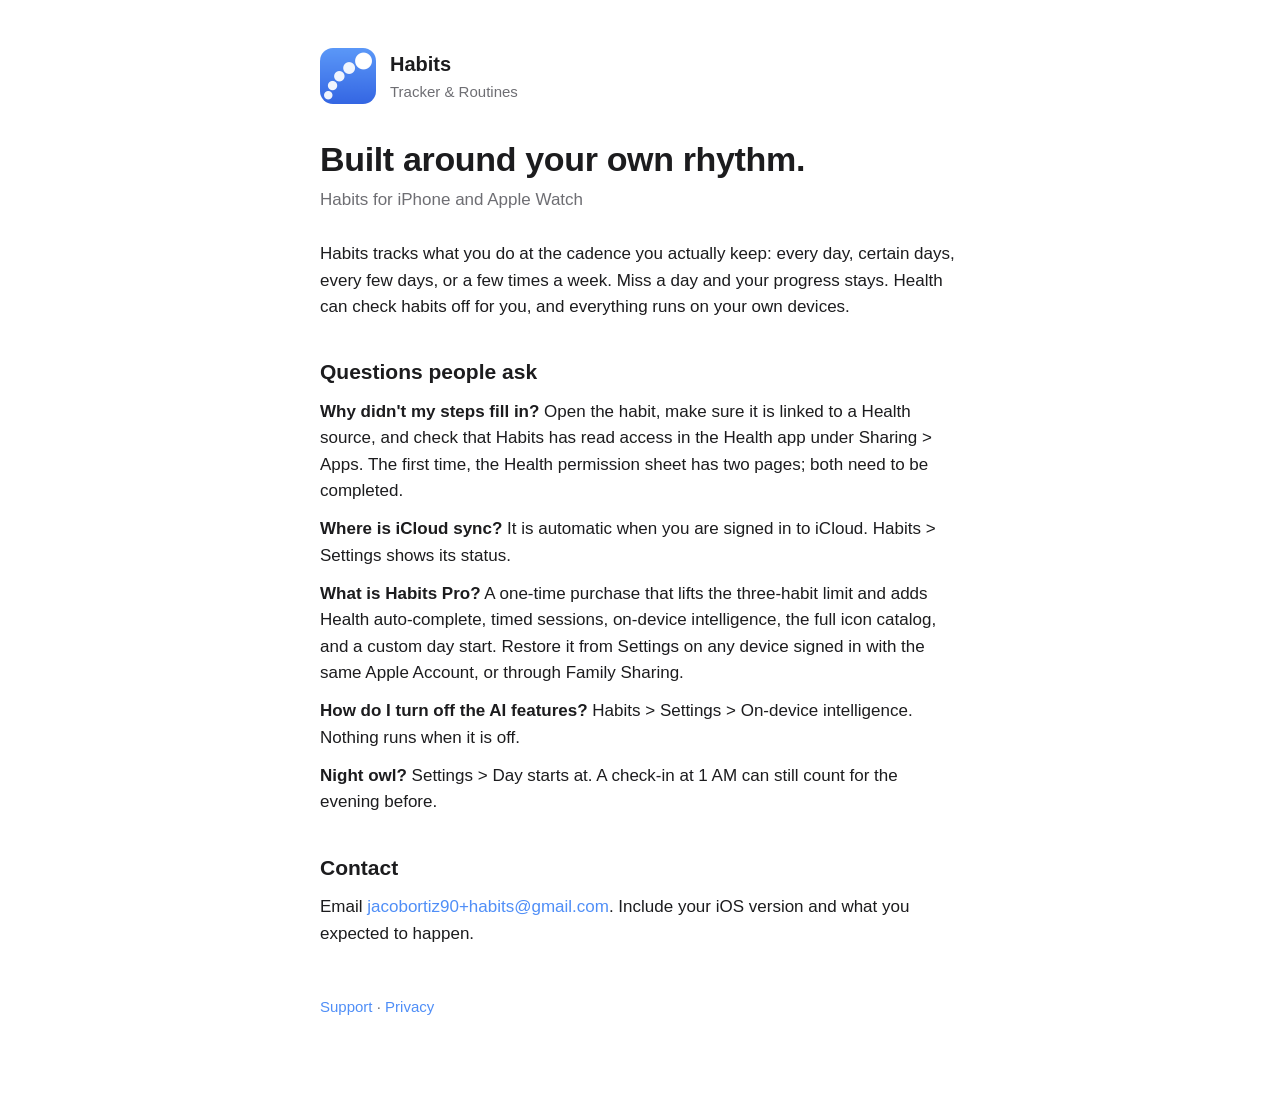
<file: index.html>
<!doctype html>
<html lang="en">
<head>
<meta charset="utf-8">
<meta name="viewport" content="width=device-width, initial-scale=1">
<title>Habits – Support</title>
<meta name="description" content="Support for Habits, the habit tracker built around your own rhythm, for iPhone and Apple Watch.">
<link rel="stylesheet" href="style.css">
</head>
<body>
<main>
<header>
  <img src="icon.png" alt="">
  <div><div class="name">Habits</div><div class="sub">Tracker &amp; Routines</div></div>
</header>

<h1>Built around your own rhythm.</h1>
<p class="meta">Habits for iPhone and Apple Watch</p>

<p>Habits tracks what you do at the cadence you actually keep: every day, certain days, every few days, or a few times a week. Miss a day and your progress stays. Health can check habits off for you, and everything runs on your own devices.</p>

<h2>Questions people ask</h2>
<p><strong>Why didn't my steps fill in?</strong> Open the habit, make sure it is linked to a Health source, and check that Habits has read access in the Health app under Sharing &gt; Apps. The first time, the Health permission sheet has two pages; both need to be completed.</p>
<p><strong>Where is iCloud sync?</strong> It is automatic when you are signed in to iCloud. Habits &gt; Settings shows its status.</p>
<p><strong>What is Habits Pro?</strong> A one-time purchase that lifts the three-habit limit and adds Health auto-complete, timed sessions, on-device intelligence, the full icon catalog, and a custom day start. Restore it from Settings on any device signed in with the same Apple Account, or through Family Sharing.</p>
<p><strong>How do I turn off the AI features?</strong> Habits &gt; Settings &gt; On-device intelligence. Nothing runs when it is off.</p>
<p><strong>Night owl?</strong> Settings &gt; Day starts at. A check-in at 1 AM can still count for the evening before.</p>

<h2>Contact</h2>
<p>Email <a href="mailto:jacobortiz90+habits@gmail.com">jacobortiz90+habits@gmail.com</a>. Include your iOS version and what you expected to happen.</p>

<nav><a href="index.html">Support</a><a href="privacy.html">Privacy</a></nav>
</main>
</body>
</html>
</file>
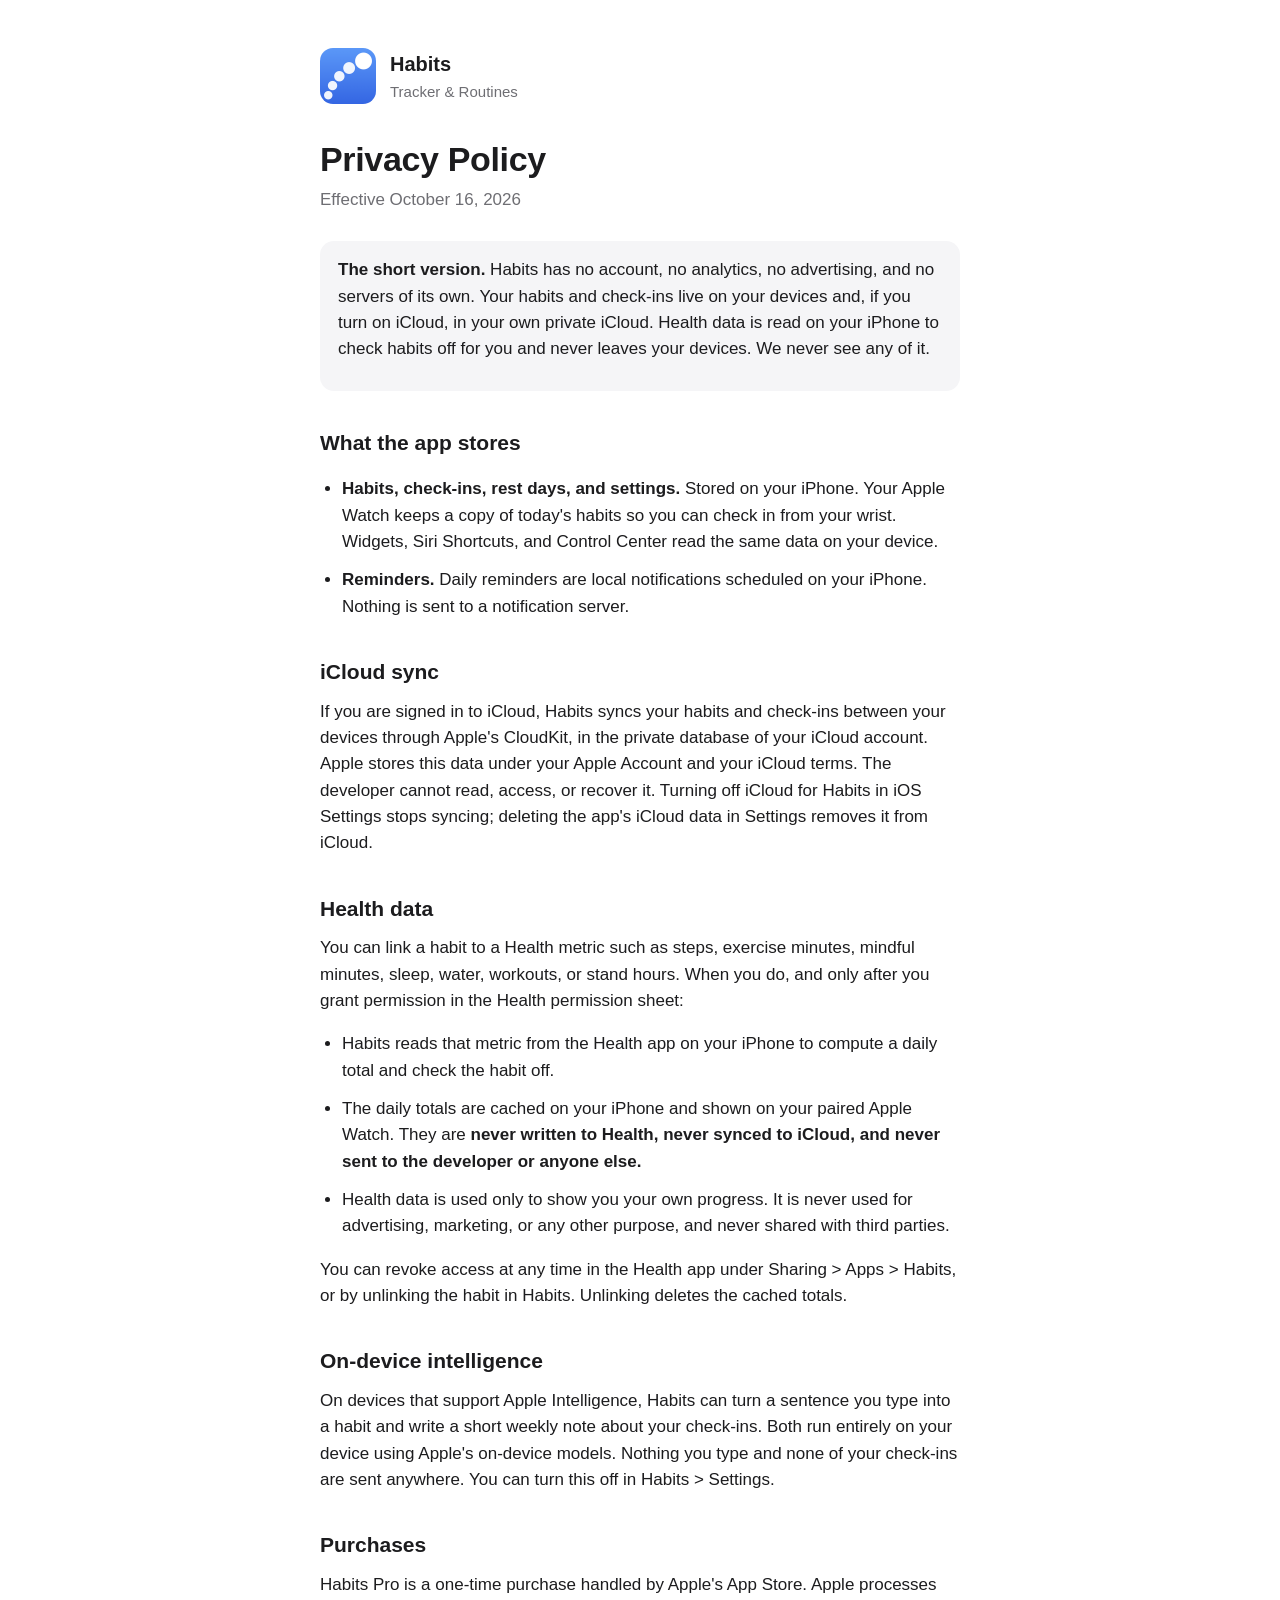
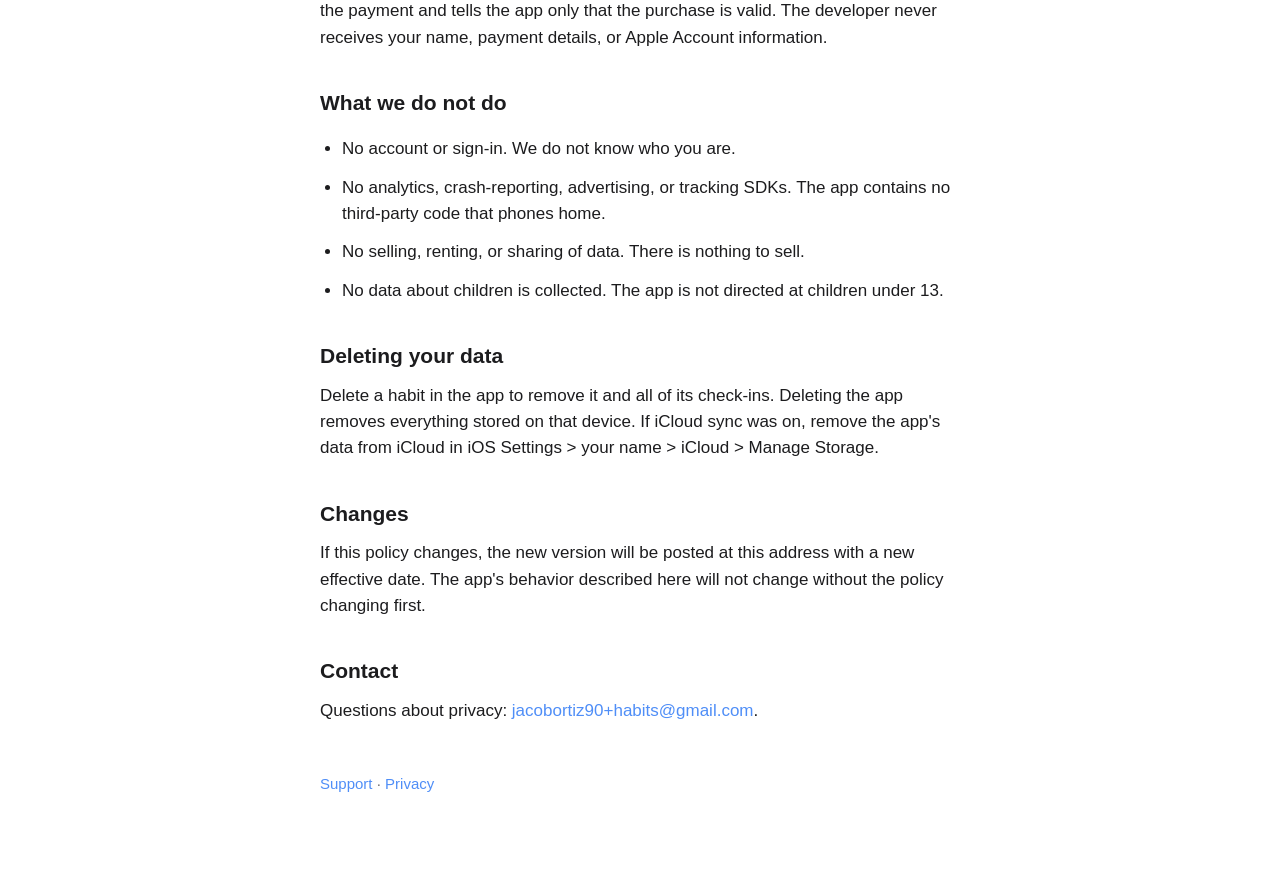
<file: privacy.html>
<!doctype html>
<html lang="en">
<head>
<meta charset="utf-8">
<meta name="viewport" content="width=device-width, initial-scale=1">
<title>Privacy Policy – Habits</title>
<meta name="description" content="How the Habits app for iPhone and Apple Watch handles your data: everything stays on your devices and in your own iCloud.">
<link rel="stylesheet" href="style.css">
</head>
<body>
<main>
<header>
  <img src="icon.png" alt="">
  <div><div class="name">Habits</div><div class="sub">Tracker &amp; Routines</div></div>
</header>

<h1>Privacy Policy</h1>
<p class="meta">Effective October 16, 2026</p>

<div class="card">
<p><strong>The short version.</strong> Habits has no account, no analytics, no advertising, and no servers of its own. Your habits and check-ins live on your devices and, if you turn on iCloud, in your own private iCloud. Health data is read on your iPhone to check habits off for you and never leaves your devices. We never see any of it.</p>
</div>

<h2>What the app stores</h2>
<ul>
  <li><strong>Habits, check-ins, rest days, and settings.</strong> Stored on your iPhone. Your Apple Watch keeps a copy of today's habits so you can check in from your wrist. Widgets, Siri Shortcuts, and Control Center read the same data on your device.</li>
  <li><strong>Reminders.</strong> Daily reminders are local notifications scheduled on your iPhone. Nothing is sent to a notification server.</li>
</ul>

<h2>iCloud sync</h2>
<p>If you are signed in to iCloud, Habits syncs your habits and check-ins between your devices through Apple's CloudKit, in the private database of your iCloud account. Apple stores this data under your Apple Account and your iCloud terms. The developer cannot read, access, or recover it. Turning off iCloud for Habits in iOS Settings stops syncing; deleting the app's iCloud data in Settings removes it from iCloud.</p>

<h2>Health data</h2>
<p>You can link a habit to a Health metric such as steps, exercise minutes, mindful minutes, sleep, water, workouts, or stand hours. When you do, and only after you grant permission in the Health permission sheet:</p>
<ul>
  <li>Habits reads that metric from the Health app on your iPhone to compute a daily total and check the habit off.</li>
  <li>The daily totals are cached on your iPhone and shown on your paired Apple Watch. They are <strong>never written to Health, never synced to iCloud, and never sent to the developer or anyone else.</strong></li>
  <li>Health data is used only to show you your own progress. It is never used for advertising, marketing, or any other purpose, and never shared with third parties.</li>
</ul>
<p>You can revoke access at any time in the Health app under Sharing &gt; Apps &gt; Habits, or by unlinking the habit in Habits. Unlinking deletes the cached totals.</p>

<h2>On-device intelligence</h2>
<p>On devices that support Apple Intelligence, Habits can turn a sentence you type into a habit and write a short weekly note about your check-ins. Both run entirely on your device using Apple's on-device models. Nothing you type and none of your check-ins are sent anywhere. You can turn this off in Habits &gt; Settings.</p>

<h2>Purchases</h2>
<p>Habits Pro is a one-time purchase handled by Apple's App Store. Apple processes the payment and tells the app only that the purchase is valid. The developer never receives your name, payment details, or Apple Account information.</p>

<h2>What we do not do</h2>
<ul>
  <li>No account or sign-in. We do not know who you are.</li>
  <li>No analytics, crash-reporting, advertising, or tracking SDKs. The app contains no third-party code that phones home.</li>
  <li>No selling, renting, or sharing of data. There is nothing to sell.</li>
  <li>No data about children is collected. The app is not directed at children under 13.</li>
</ul>

<h2>Deleting your data</h2>
<p>Delete a habit in the app to remove it and all of its check-ins. Deleting the app removes everything stored on that device. If iCloud sync was on, remove the app's data from iCloud in iOS Settings &gt; your name &gt; iCloud &gt; Manage Storage.</p>

<h2>Changes</h2>
<p>If this policy changes, the new version will be posted at this address with a new effective date. The app's behavior described here will not change without the policy changing first.</p>

<h2>Contact</h2>
<p>Questions about privacy: <a href="mailto:jacobortiz90+habits@gmail.com">jacobortiz90+habits@gmail.com</a>.</p>

<nav><a href="index.html">Support</a><a href="privacy.html">Privacy</a></nav>
</main>
</body>
</html>
</file>
<file: style.css>
:root { color-scheme: light dark; --ink: #1c1c1e; --muted: #6e6e73; --bg: #ffffff; --card: #f5f5f7; --accent: #4F8EF7; }
@media (prefers-color-scheme: dark) { :root { --ink: #f5f5f7; --muted: #a1a1a6; --bg: #000000; --card: #1c1c1e; } }
* { box-sizing: border-box; }
body { margin: 0; font: 17px/1.55 -apple-system, BlinkMacSystemFont, "SF Pro Text", "Helvetica Neue", Helvetica, Arial, sans-serif; color: var(--ink); background: var(--bg); }
main { max-width: 680px; margin: 0 auto; padding: 48px 20px 80px; }
header { display: flex; align-items: center; gap: 14px; margin-bottom: 36px; }
header img { width: 56px; height: 56px; border-radius: 13px; }
header .name { font-weight: 700; font-size: 20px; }
header .sub { color: var(--muted); font-size: 15px; }
h1 { font-size: 34px; line-height: 1.15; margin: 0 0 8px; letter-spacing: -0.01em; }
h2 { font-size: 21px; margin: 36px 0 10px; }
p, li { margin: 0 0 12px; }
ul { padding-left: 22px; }
.meta { color: var(--muted); margin-bottom: 28px; }
.card { background: var(--card); border-radius: 14px; padding: 16px 18px; margin: 20px 0; }
a { color: var(--accent); text-decoration: none; } a:hover { text-decoration: underline; }
nav { margin-top: 48px; color: var(--muted); font-size: 15px; }
nav a + a::before { content: " · "; color: var(--muted); }
</file>
